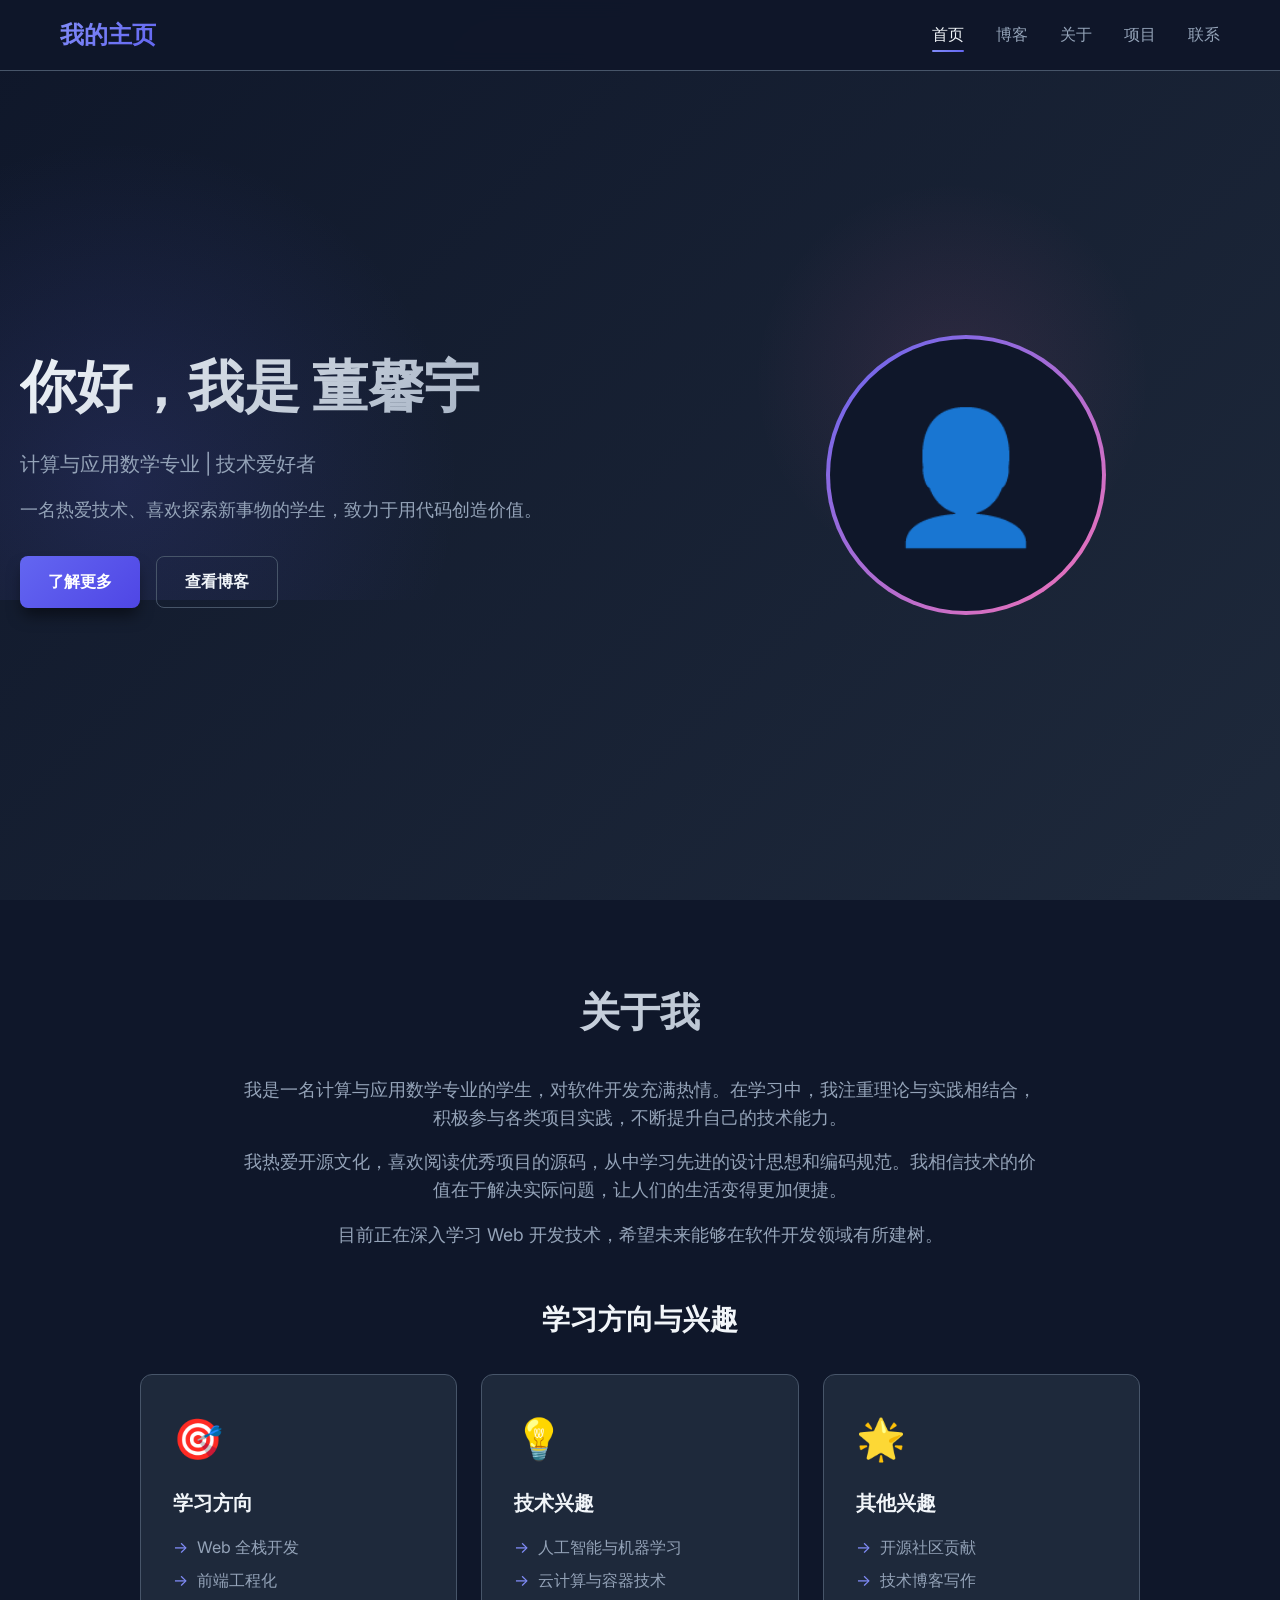
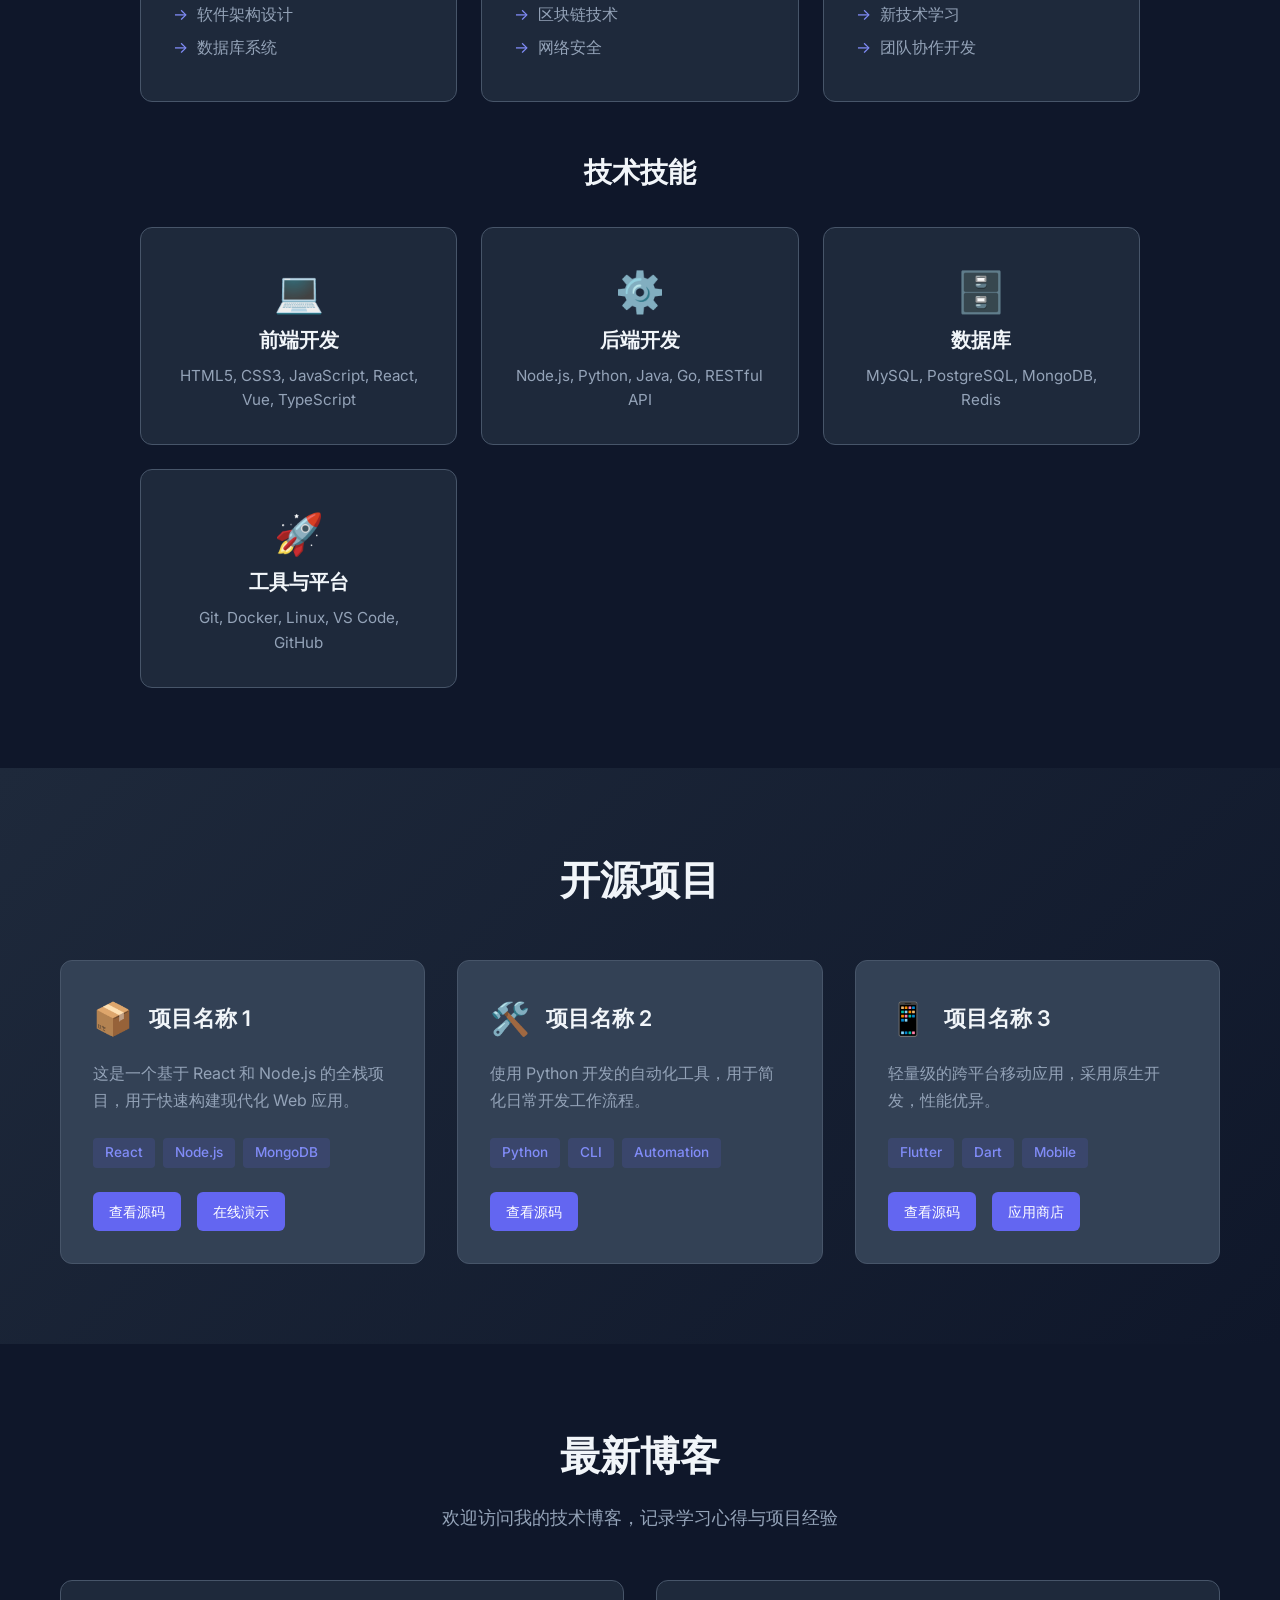
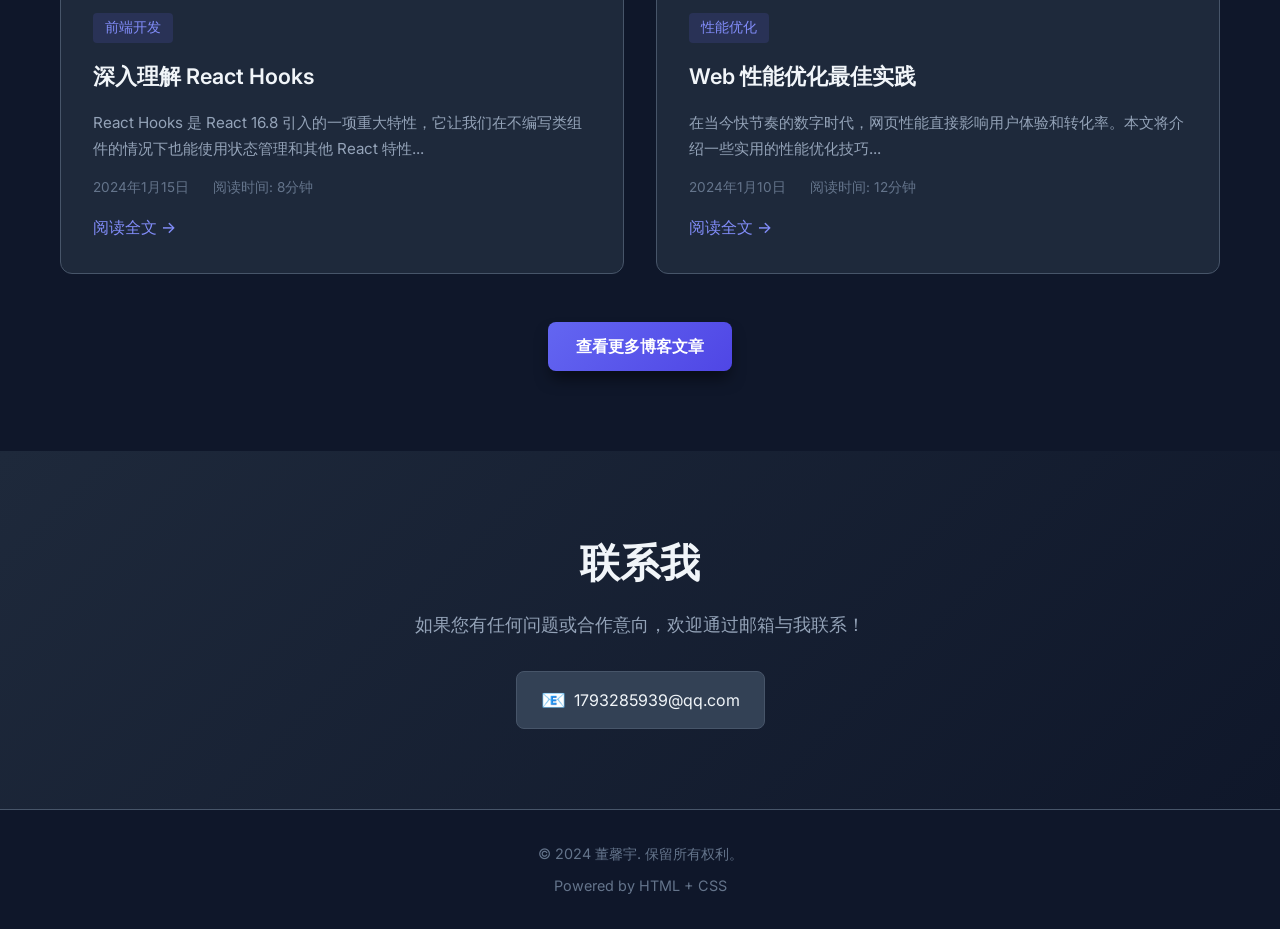
<file: index.html>
<!DOCTYPE html>
<html lang="zh-CN">
<head>
    <meta charset="UTF-8">
    <meta name="viewport" content="width=device-width, initial-scale=1.0">
    <title>董馨宇的个人主页</title>
    <link rel="stylesheet" href="style.css">
    <link href="https://fonts.googleapis.com/css2?family=Inter:wght@300;400;500;600;700&display=swap" rel="stylesheet">
</head>
<body>
    <nav class="navbar">
        <div class="nav-container">
            <div class="nav-logo">
                <a href="index.html">我的主页</a>
            </div>
            <ul class="nav-links">
                <li><a href="index.html" class="active">首页</a></li>
                <li><a href="blog.html">博客</a></li>
                <li><a href="#about">关于</a></li>
                <li><a href="#projects">项目</a></li>
                <li><a href="#contact">联系</a></li>
            </ul>
            <div class="hamburger">
                <span></span>
                <span></span>
                <span></span>
            </div>
        </div>
    </nav>

    <header class="hero">
        <div class="hero-content">
            <h1>你好，我是 董馨宇</h1>
            <p class="hero-subtitle">计算与应用数学专业 | 技术爱好者</p>
            <p class="hero-description">一名热爱技术、喜欢探索新事物的学生，致力于用代码创造价值。</p>
            <div class="hero-buttons">
                <a href="#about" class="btn btn-primary">了解更多</a>
                <a href="blog.html" class="btn btn-secondary">查看博客</a>
            </div>
        </div>
        <div class="hero-image">
            <div class="avatar">
                <div class="avatar-inner">
                    <span class="avatar-icon">👤</span>
                </div>
            </div>
        </div>
    </header>

    <section id="about" class="about">
        <div class="container">
            <h2>关于我</h2>
            <div class="about-content">
                <p>我是一名计算与应用数学专业的学生，对软件开发充满热情。在学习中，我注重理论与实践相结合，积极参与各类项目实践，不断提升自己的技术能力。</p>
                <p>我热爱开源文化，喜欢阅读优秀项目的源码，从中学习先进的设计思想和编码规范。我相信技术的价值在于解决实际问题，让人们的生活变得更加便捷。</p>
                <p>目前正在深入学习 Web 开发技术，希望未来能够在软件开发领域有所建树。</p>
            </div>
            
            <div class="interests">
                <h3>学习方向与兴趣</h3>
                <div class="interests-grid">
                    <div class="interest-card">
                        <span class="interest-icon">🎯</span>
                        <h4>学习方向</h4>
                        <ul class="interest-list">
                            <li>Web 全栈开发</li>
                            <li>前端工程化</li>
                            <li>软件架构设计</li>
                            <li>数据库系统</li>
                        </ul>
                    </div>
                    <div class="interest-card">
                        <span class="interest-icon">💡</span>
                        <h4>技术兴趣</h4>
                        <ul class="interest-list">
                            <li>人工智能与机器学习</li>
                            <li>云计算与容器技术</li>
                            <li>区块链技术</li>
                            <li>网络安全</li>
                        </ul>
                    </div>
                    <div class="interest-card">
                        <span class="interest-icon">🌟</span>
                        <h4>其他兴趣</h4>
                        <ul class="interest-list">
                            <li>开源社区贡献</li>
                            <li>技术博客写作</li>
                            <li>新技术学习</li>
                            <li>团队协作开发</li>
                        </ul>
                    </div>
                </div>
            </div>

            <div class="skills">
                <h3>技术技能</h3>
                <div class="skills-grid">
                    <div class="skill-card">
                        <span class="skill-icon">💻</span>
                        <h4>前端开发</h4>
                        <p>HTML5, CSS3, JavaScript, React, Vue, TypeScript</p>
                    </div>
                    <div class="skill-card">
                        <span class="skill-icon">⚙️</span>
                        <h4>后端开发</h4>
                        <p>Node.js, Python, Java, Go, RESTful API</p>
                    </div>
                    <div class="skill-card">
                        <span class="skill-icon">🗄️</span>
                        <h4>数据库</h4>
                        <p>MySQL, PostgreSQL, MongoDB, Redis</p>
                    </div>
                    <div class="skill-card">
                        <span class="skill-icon">🚀</span>
                        <h4>工具与平台</h4>
                        <p>Git, Docker, Linux, VS Code, GitHub</p>
                    </div>
                </div>
            </div>
        </div>
    </section>

    <section id="projects" class="projects">
        <div class="container">
            <h2>开源项目</h2>
            <div class="projects-grid">
                <div class="project-card">
                    <div class="project-header">
                        <span class="project-icon">📦</span>
                        <h3>项目名称 1</h3>
                    </div>
                    <p class="project-description">这是一个基于 React 和 Node.js 的全栈项目，用于快速构建现代化 Web 应用。</p>
                    <div class="project-tags">
                        <span class="tag">React</span>
                        <span class="tag">Node.js</span>
                        <span class="tag">MongoDB</span>
                    </div>
                    <div class="project-links">
                        <a href="#" class="project-link">查看源码</a>
                        <a href="#" class="project-link">在线演示</a>
                    </div>
                </div>

                <div class="project-card">
                    <div class="project-header">
                        <span class="project-icon">🛠️</span>
                        <h3>项目名称 2</h3>
                    </div>
                    <p class="project-description">使用 Python 开发的自动化工具，用于简化日常开发工作流程。</p>
                    <div class="project-tags">
                        <span class="tag">Python</span>
                        <span class="tag">CLI</span>
                        <span class="tag">Automation</span>
                    </div>
                    <div class="project-links">
                        <a href="#" class="project-link">查看源码</a>
                    </div>
                </div>

                <div class="project-card">
                    <div class="project-header">
                        <span class="project-icon">📱</span>
                        <h3>项目名称 3</h3>
                    </div>
                    <p class="project-description">轻量级的跨平台移动应用，采用原生开发，性能优异。</p>
                    <div class="project-tags">
                        <span class="tag">Flutter</span>
                        <span class="tag">Dart</span>
                        <span class="tag">Mobile</span>
                    </div>
                    <div class="project-links">
                        <a href="#" class="project-link">查看源码</a>
                        <a href="#" class="project-link">应用商店</a>
                    </div>
                </div>
            </div>
        </div>
    </section>

    <section class="blog-preview">
        <div class="container">
            <h2>最新博客</h2>
            <p class="blog-preview-intro">欢迎访问我的技术博客，记录学习心得与项目经验</p>
            <div class="blog-preview-grid">
                <article class="blog-preview-card">
                    <span class="post-category">前端开发</span>
                    <h3><a href="blog.html">深入理解 React Hooks</a></h3>
                    <p class="post-excerpt">React Hooks 是 React 16.8 引入的一项重大特性，它让我们在不编写类组件的情况下也能使用状态管理和其他 React 特性...</p>
                    <div class="post-meta">
                        <span>2024年1月15日</span>
                        <span>阅读时间: 8分钟</span>
                    </div>
                    <a href="blog.html" class="read-more">阅读全文 →</a>
                </article>

                <article class="blog-preview-card">
                    <span class="post-category">性能优化</span>
                    <h3><a href="blog.html">Web 性能优化最佳实践</a></h3>
                    <p class="post-excerpt">在当今快节奏的数字时代，网页性能直接影响用户体验和转化率。本文将介绍一些实用的性能优化技巧...</p>
                    <div class="post-meta">
                        <span>2024年1月10日</span>
                        <span>阅读时间: 12分钟</span>
                    </div>
                    <a href="blog.html" class="read-more">阅读全文 →</a>
                </article>
            </div>
            <div class="blog-cta">
                <a href="blog.html" class="btn btn-primary">查看更多博客文章</a>
            </div>
        </div>
    </section>

    <section id="contact" class="contact">
        <div class="container">
            <h2>联系我</h2>
            <p class="contact-intro">如果您有任何问题或合作意向，欢迎通过邮箱与我联系！</p>
            <div class="contact-links">
                <a href="mailto:1793285939@qq.com" class="contact-link">
                    <span class="contact-icon">📧</span>
                    <span>1793285939@qq.com</span>
                </a>
            </div>
        </div>
    </section>

    <footer class="footer">
        <p>&copy; 2024 董馨宇. 保留所有权利。</p>
        <p class="footer-note">Powered by HTML + CSS</p>
    </footer>

    <script>
        const hamburger = document.querySelector('.hamburger');
        const navLinks = document.querySelector('.nav-links');

        hamburger.addEventListener('click', () => {
            navLinks.classList.toggle('active');
            hamburger.classList.toggle('active');
        });

        document.querySelectorAll('.nav-links a').forEach(link => {
            link.addEventListener('click', () => {
                navLinks.classList.remove('active');
                hamburger.classList.remove('active');
            });
        });
    </script>
</body>
</html>
</file>
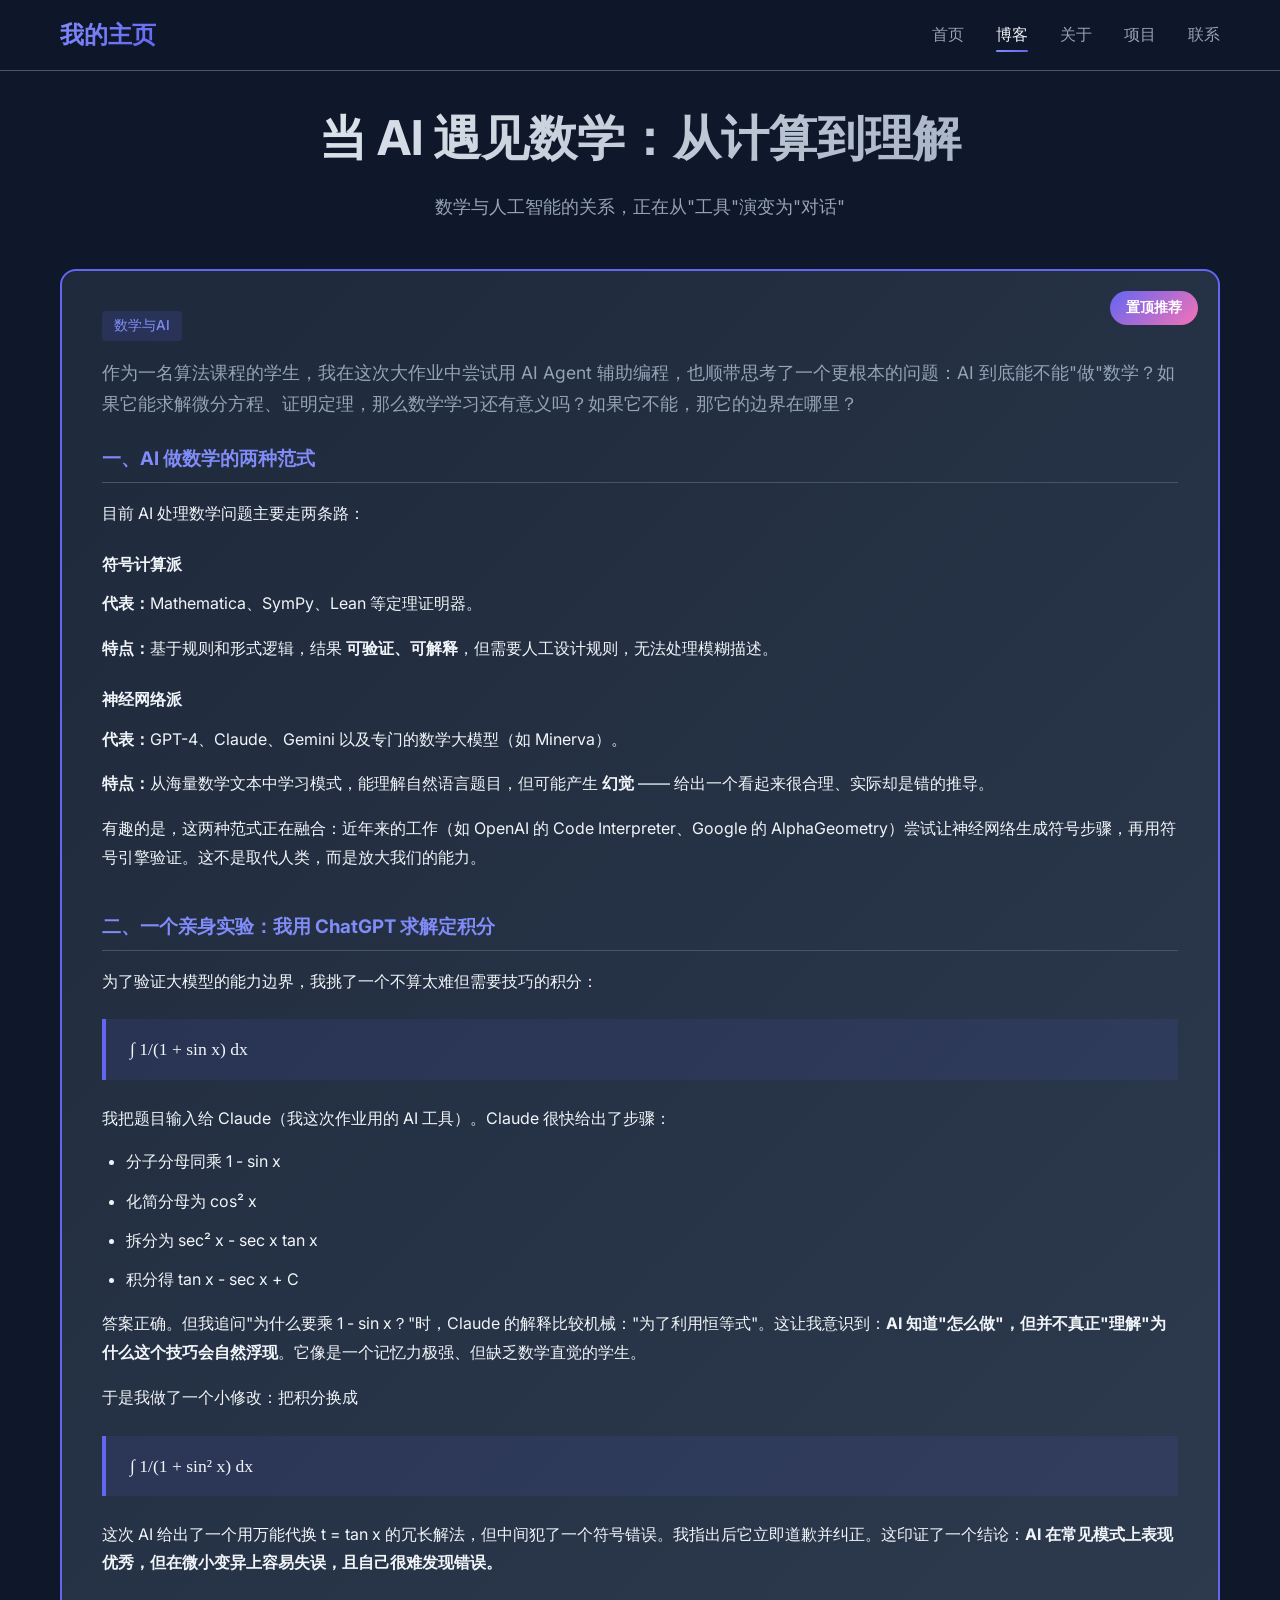
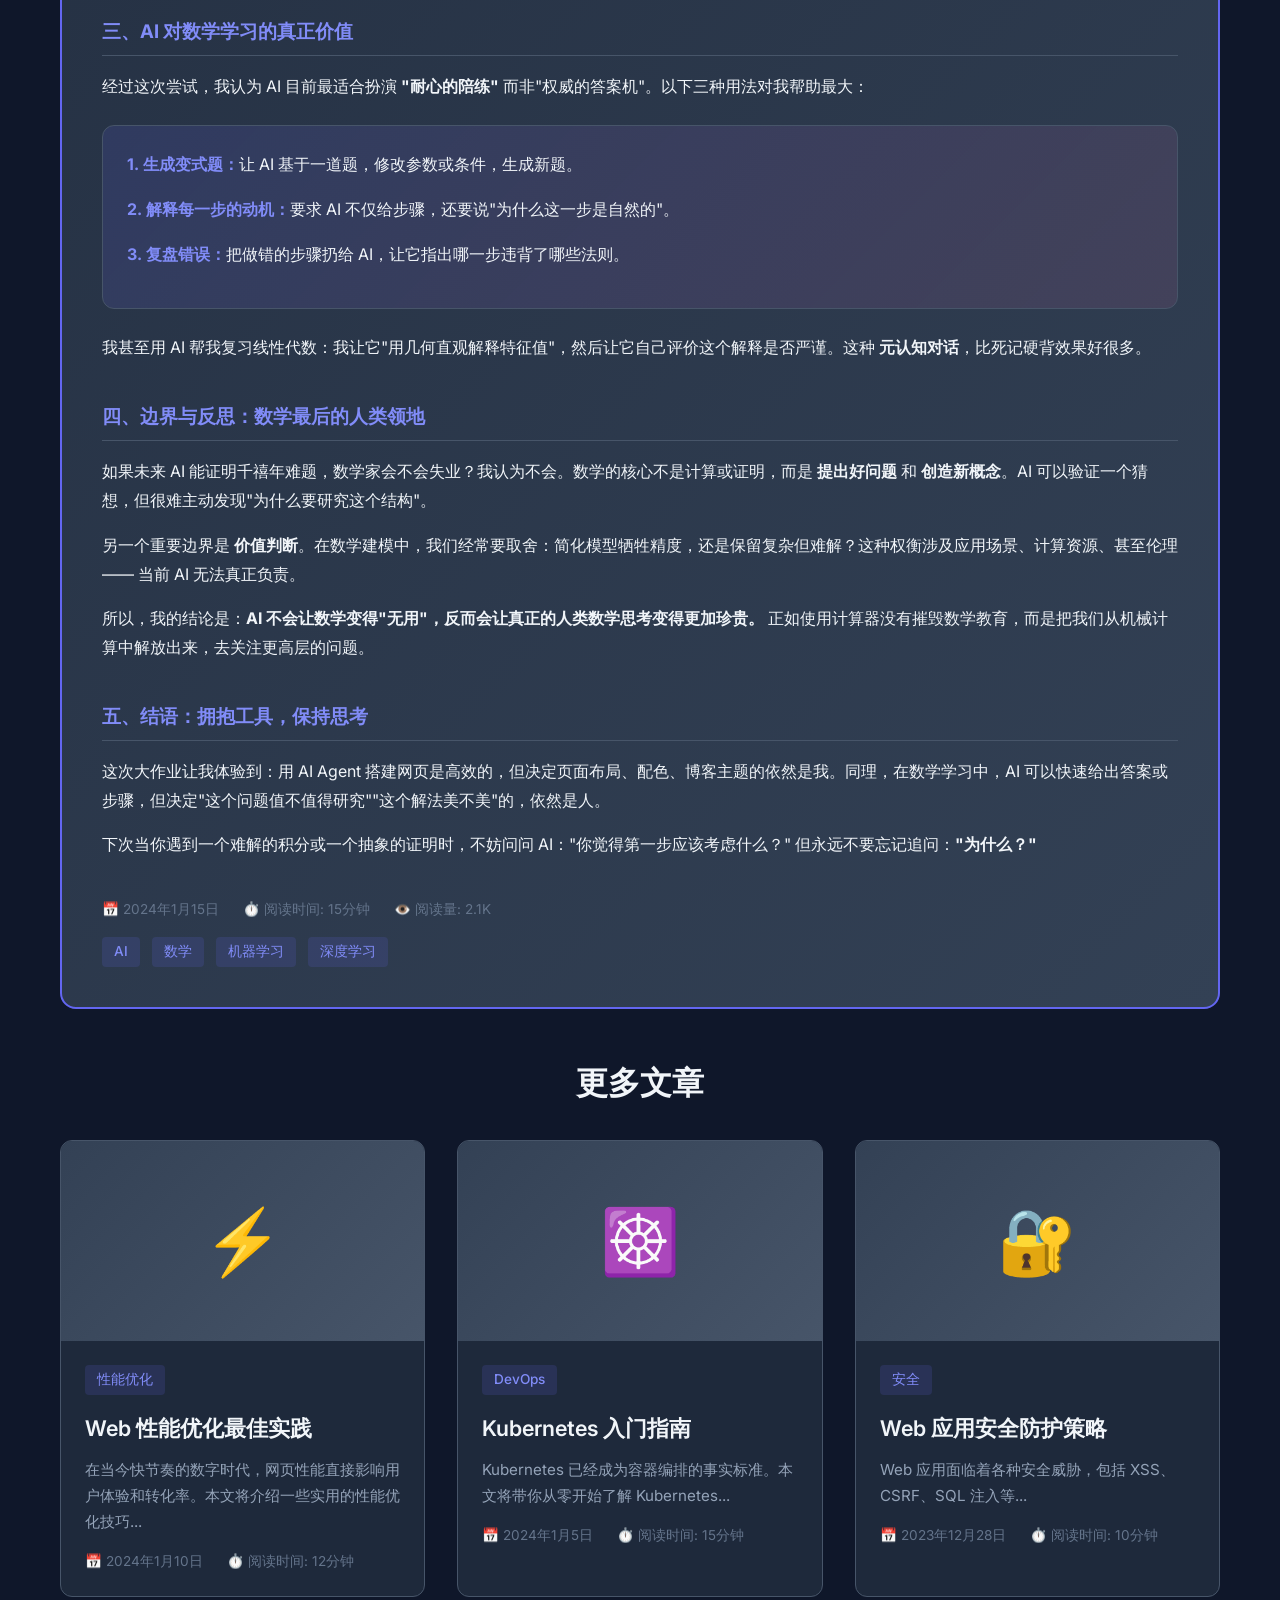
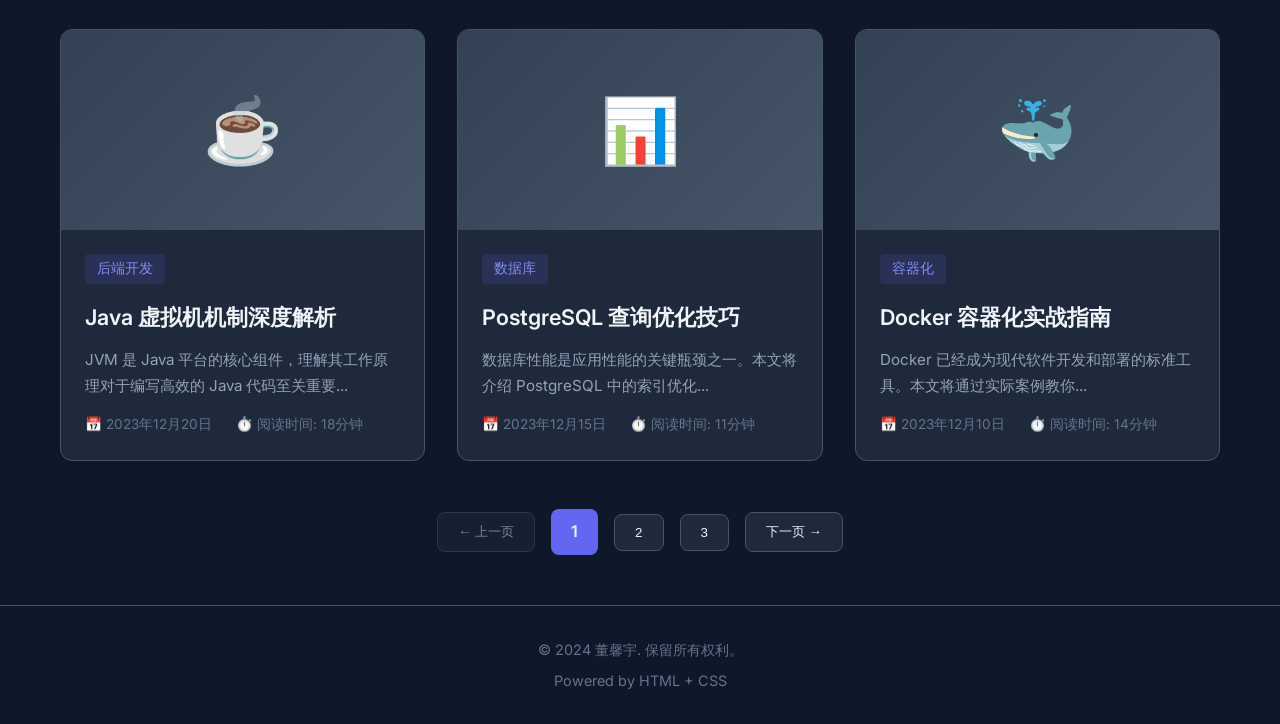
<file: blog.html>
<!DOCTYPE html>
<html lang="zh-CN">
<head>
    <meta charset="UTF-8">
    <meta name="viewport" content="width=device-width, initial-scale=1.0">
    <title>董馨宇的博客 - 当 AI 遇见数学</title>
    <link rel="stylesheet" href="style.css">
    <link href="https://fonts.googleapis.com/css2?family=Inter:wght@300;400;500;600;700&display=swap" rel="stylesheet">
    <style>
        .math-block {
            background: rgba(99, 102, 241, 0.1);
            border-left: 4px solid var(--primary-color);
            padding: 1rem 1.5rem;
            margin: 1.5rem 0;
            font-family: 'Times New Roman', serif;
            font-size: 1.1rem;
            overflow-x: auto;
        }
        
        .math-inline {
            font-family: 'Times New Roman', serif;
            font-style: italic;
        }
        
        .blog-section {
            margin-bottom: 2.5rem;
        }
        
        .blog-section h3 {
            color: var(--primary-light);
            margin-bottom: 1rem;
            padding-bottom: 0.5rem;
            border-bottom: 1px solid var(--border-color);
        }
        
        .blog-section p {
            margin-bottom: 1rem;
            line-height: 1.8;
        }
        
        .blog-section ul {
            padding-left: 1.5rem;
            margin-bottom: 1rem;
        }
        
        .blog-section li {
            margin-bottom: 0.75rem;
            line-height: 1.7;
        }
        
        .highlight-box {
            background: linear-gradient(135deg, rgba(99, 102, 241, 0.15), rgba(244, 114, 182, 0.1));
            border-radius: 12px;
            padding: 1.5rem;
            margin: 1.5rem 0;
            border: 1px solid var(--border-color);
        }
        
        .highlight-box strong {
            color: var(--primary-light);
        }
    </style>
</head>
<body>
    <nav class="navbar">
        <div class="nav-container">
            <div class="nav-logo">
                <a href="index.html">我的主页</a>
            </div>
            <ul class="nav-links">
                <li><a href="index.html">首页</a></li>
                <li><a href="blog.html" class="active">博客</a></li>
                <li><a href="index.html#about">关于</a></li>
                <li><a href="index.html#projects">项目</a></li>
                <li><a href="index.html#contact">联系</a></li>
            </ul>
            <div class="hamburger">
                <span></span>
                <span></span>
                <span></span>
            </div>
        </div>
    </nav>

    <main class="blog-container">
        <header class="blog-header">
            <h1>当 AI 遇见数学：从计算到理解</h1>
            <p>数学与人工智能的关系，正在从"工具"演变为"对话"</p>
        </header>

        <article class="featured-post">
            <div class="featured-badge">置顶推荐</div>
            <div class="featured-content">
                <span class="post-category">数学与AI</span>
                <p class="featured-excerpt">
                    作为一名算法课程的学生，我在这次大作业中尝试用 AI Agent 辅助编程，也顺带思考了一个更根本的问题：AI 到底能不能"做"数学？如果它能求解微分方程、证明定理，那么数学学习还有意义吗？如果它不能，那它的边界在哪里？
                </p>
                
                <div class="blog-section">
                    <h3>一、AI 做数学的两种范式</h3>
                    <p>目前 AI 处理数学问题主要走两条路：</p>
                    
                    <h4 style="margin-top: 1.5rem; margin-bottom: 0.75rem; color: var(--text-primary);">符号计算派</h4>
                    <p><strong>代表：</strong>Mathematica、SymPy、Lean 等定理证明器。</p>
                    <p><strong>特点：</strong>基于规则和形式逻辑，结果 <strong>可验证、可解释</strong>，但需要人工设计规则，无法处理模糊描述。</p>
                    
                    <h4 style="margin-top: 1.5rem; margin-bottom: 0.75rem; color: var(--text-primary);">神经网络派</h4>
                    <p><strong>代表：</strong>GPT-4、Claude、Gemini 以及专门的数学大模型（如 Minerva）。</p>
                    <p><strong>特点：</strong>从海量数学文本中学习模式，能理解自然语言题目，但可能产生 <strong>幻觉</strong> —— 给出一个看起来很合理、实际却是错的推导。</p>
                    
                    <p>有趣的是，这两种范式正在融合：近年来的工作（如 OpenAI 的 Code Interpreter、Google 的 AlphaGeometry）尝试让神经网络生成符号步骤，再用符号引擎验证。这不是取代人类，而是放大我们的能力。</p>
                </div>

                <div class="blog-section">
                    <h3>二、一个亲身实验：我用 ChatGPT 求解定积分</h3>
                    <p>为了验证大模型的能力边界，我挑了一个不算太难但需要技巧的积分：</p>
                    <div class="math-block">∫ 1/(1 + sin x) dx</div>
                    
                    <p>我把题目输入给 Claude（我这次作业用的 AI 工具）。Claude 很快给出了步骤：</p>
                    <ul>
                        <li>分子分母同乘 1 - sin x</li>
                        <li>化简分母为 cos² x</li>
                        <li>拆分为 sec² x - sec x tan x</li>
                        <li>积分得 tan x - sec x + C</li>
                    </ul>
                    
                    <p>答案正确。但我追问"为什么要乘 1 - sin x？"时，Claude 的解释比较机械："为了利用恒等式"。这让我意识到：<strong>AI 知道"怎么做"，但并不真正"理解"为什么这个技巧会自然浮现</strong>。它像是一个记忆力极强、但缺乏数学直觉的学生。</p>
                    
                    <p>于是我做了一个小修改：把积分换成</p>
                    <div class="math-block">∫ 1/(1 + sin² x) dx</div>
                    
                    <p>这次 AI 给出了一个用万能代换 t = tan x 的冗长解法，但中间犯了一个符号错误。我指出后它立即道歉并纠正。这印证了一个结论：<strong>AI 在常见模式上表现优秀，但在微小变异上容易失误，且自己很难发现错误。</strong></p>
                </div>

                <div class="blog-section">
                    <h3>三、AI 对数学学习的真正价值</h3>
                    <p>经过这次尝试，我认为 AI 目前最适合扮演 <strong>"耐心的陪练"</strong> 而非"权威的答案机"。以下三种用法对我帮助最大：</p>
                    
                    <div class="highlight-box">
                        <p><strong>1. 生成变式题：</strong>让 AI 基于一道题，修改参数或条件，生成新题。</p>
                        <p><strong>2. 解释每一步的动机：</strong>要求 AI 不仅给步骤，还要说"为什么这一步是自然的"。</p>
                        <p><strong>3. 复盘错误：</strong>把做错的步骤扔给 AI，让它指出哪一步违背了哪些法则。</p>
                    </div>
                    
                    <p>我甚至用 AI 帮我复习线性代数：我让它"用几何直观解释特征值"，然后让它自己评价这个解释是否严谨。这种 <strong>元认知对话</strong>，比死记硬背效果好很多。</p>
                </div>

                <div class="blog-section">
                    <h3>四、边界与反思：数学最后的人类领地</h3>
                    <p>如果未来 AI 能证明千禧年难题，数学家会不会失业？我认为不会。数学的核心不是计算或证明，而是 <strong>提出好问题</strong> 和 <strong>创造新概念</strong>。AI 可以验证一个猜想，但很难主动发现"为什么要研究这个结构"。</p>
                    
                    <p>另一个重要边界是 <strong>价值判断</strong>。在数学建模中，我们经常要取舍：简化模型牺牲精度，还是保留复杂但难解？这种权衡涉及应用场景、计算资源、甚至伦理 —— 当前 AI 无法真正负责。</p>
                    
                    <p>所以，我的结论是：<strong>AI 不会让数学变得"无用"，反而会让真正的人类数学思考变得更加珍贵。</strong> 正如使用计算器没有摧毁数学教育，而是把我们从机械计算中解放出来，去关注更高层的问题。</p>
                </div>

                <div class="blog-section">
                    <h3>五、结语：拥抱工具，保持思考</h3>
                    <p>这次大作业让我体验到：用 AI Agent 搭建网页是高效的，但决定页面布局、配色、博客主题的依然是我。同理，在数学学习中，AI 可以快速给出答案或步骤，但决定"这个问题值不值得研究""这个解法美不美"的，依然是人。</p>
                    
                    <p>下次当你遇到一个难解的积分或一个抽象的证明时，不妨问问 AI："你觉得第一步应该考虑什么？" 但永远不要忘记追问：<strong>"为什么？"</strong></p>
                </div>

                <div class="post-meta">
                    <span>📅 2024年1月15日</span>
                    <span>⏱️ 阅读时间: 15分钟</span>
                    <span>👁️ 阅读量: 2.1K</span>
                </div>
                <div class="post-tags">
                    <span class="tag">AI</span>
                    <span class="tag">数学</span>
                    <span class="tag">机器学习</span>
                    <span class="tag">深度学习</span>
                </div>
            </div>
        </article>

        <h2 class="section-title">更多文章</h2>

        <div class="blog-posts">
            <article class="blog-post">
                <div class="post-image">
                    <div class="placeholder-image">
                        <span class="image-icon">⚡</span>
                    </div>
                </div>
                <div class="post-content">
                    <span class="post-category">性能优化</span>
                    <h2><a href="#">Web 性能优化最佳实践</a></h2>
                    <p class="post-excerpt">在当今快节奏的数字时代，网页性能直接影响用户体验和转化率。本文将介绍一些实用的性能优化技巧...</p>
                    <div class="post-meta">
                        <span>📅 2024年1月10日</span>
                        <span>⏱️ 阅读时间: 12分钟</span>
                    </div>
                </div>
            </article>

            <article class="blog-post">
                <div class="post-image">
                    <div class="placeholder-image">
                        <span class="image-icon">☸️</span>
                    </div>
                </div>
                <div class="post-content">
                    <span class="post-category">DevOps</span>
                    <h2><a href="#">Kubernetes 入门指南</a></h2>
                    <p class="post-excerpt">Kubernetes 已经成为容器编排的事实标准。本文将带你从零开始了解 Kubernetes...</p>
                    <div class="post-meta">
                        <span>📅 2024年1月5日</span>
                        <span>⏱️ 阅读时间: 15分钟</span>
                    </div>
                </div>
            </article>

            <article class="blog-post">
                <div class="post-image">
                    <div class="placeholder-image">
                        <span class="image-icon">🔐</span>
                    </div>
                </div>
                <div class="post-content">
                    <span class="post-category">安全</span>
                    <h2><a href="#">Web 应用安全防护策略</a></h2>
                    <p class="post-excerpt">Web 应用面临着各种安全威胁，包括 XSS、CSRF、SQL 注入等...</p>
                    <div class="post-meta">
                        <span>📅 2023年12月28日</span>
                        <span>⏱️ 阅读时间: 10分钟</span>
                    </div>
                </div>
            </article>

            <article class="blog-post">
                <div class="post-image">
                    <div class="placeholder-image">
                        <span class="image-icon">☕</span>
                    </div>
                </div>
                <div class="post-content">
                    <span class="post-category">后端开发</span>
                    <h2><a href="#">Java 虚拟机机制深度解析</a></h2>
                    <p class="post-excerpt">JVM 是 Java 平台的核心组件，理解其工作原理对于编写高效的 Java 代码至关重要...</p>
                    <div class="post-meta">
                        <span>📅 2023年12月20日</span>
                        <span>⏱️ 阅读时间: 18分钟</span>
                    </div>
                </div>
            </article>

            <article class="blog-post">
                <div class="post-image">
                    <div class="placeholder-image">
                        <span class="image-icon">📊</span>
                    </div>
                </div>
                <div class="post-content">
                    <span class="post-category">数据库</span>
                    <h2><a href="#">PostgreSQL 查询优化技巧</a></h2>
                    <p class="post-excerpt">数据库性能是应用性能的关键瓶颈之一。本文将介绍 PostgreSQL 中的索引优化...</p>
                    <div class="post-meta">
                        <span>📅 2023年12月15日</span>
                        <span>⏱️ 阅读时间: 11分钟</span>
                    </div>
                </div>
            </article>

            <article class="blog-post">
                <div class="post-image">
                    <div class="placeholder-image">
                        <span class="image-icon">🐳</span>
                    </div>
                </div>
                <div class="post-content">
                    <span class="post-category">容器化</span>
                    <h2><a href="#">Docker 容器化实战指南</a></h2>
                    <p class="post-excerpt">Docker 已经成为现代软件开发和部署的标准工具。本文将通过实际案例教你...</p>
                    <div class="post-meta">
                        <span>📅 2023年12月10日</span>
                        <span>⏱️ 阅读时间: 14分钟</span>
                    </div>
                </div>
            </article>
        </div>

        <div class="pagination">
            <button class="pagination-btn" disabled>← 上一页</button>
            <span class="pagination-current">1</span>
            <button class="pagination-btn">2</button>
            <button class="pagination-btn">3</button>
            <button class="pagination-btn">下一页 →</button>
        </div>
    </main>

    <footer class="footer">
        <p>&copy; 2024 董馨宇. 保留所有权利。</p>
        <p class="footer-note">Powered by HTML + CSS</p>
    </footer>

    <script>
        const hamburger = document.querySelector('.hamburger');
        const navLinks = document.querySelector('.nav-links');

        hamburger.addEventListener('click', () => {
            navLinks.classList.toggle('active');
            hamburger.classList.toggle('active');
        });

        document.querySelectorAll('.nav-links a').forEach(link => {
            link.addEventListener('click', () => {
                navLinks.classList.remove('active');
                hamburger.classList.remove('active');
            });
        });
    </script>
</body>
</html>
</file>
<file: style.css>
:root {
    --primary-color: #6366f1;
    --primary-dark: #4f46e5;
    --primary-light: #818cf8;
    --secondary-color: #f472b6;
    --accent-color: #06b6d4;
    --bg-dark: #0f172a;
    --bg-light: #1e293b;
    --bg-card: #334155;
    --text-primary: #f1f5f9;
    --text-secondary: #94a3b8;
    --text-muted: #64748b;
    --border-color: #475569;
    --shadow-sm: 0 1px 2px 0 rgba(0, 0, 0, 0.3);
    --shadow-md: 0 4px 6px -1px rgba(0, 0, 0, 0.4);
    --shadow-lg: 0 10px 15px -3px rgba(0, 0, 0, 0.5);
    --shadow-xl: 0 20px 25px -5px rgba(0, 0, 0, 0.5);
}

* {
    margin: 0;
    padding: 0;
    box-sizing: border-box;
}

html {
    scroll-behavior: smooth;
}

body {
    font-family: 'Inter', -apple-system, BlinkMacSystemFont, 'Segoe UI', Roboto, sans-serif;
    background-color: var(--bg-dark);
    color: var(--text-primary);
    line-height: 1.6;
    min-height: 100vh;
}

.container {
    max-width: 1200px;
    margin: 0 auto;
    padding: 0 20px;
}

.navbar {
    position: fixed;
    top: 0;
    left: 0;
    right: 0;
    background: rgba(15, 23, 42, 0.95);
    backdrop-filter: blur(10px);
    z-index: 1000;
    border-bottom: 1px solid var(--border-color);
}

.nav-container {
    max-width: 1200px;
    margin: 0 auto;
    padding: 0 20px;
    display: flex;
    justify-content: space-between;
    align-items: center;
    height: 70px;
}

.nav-logo a {
    font-size: 1.5rem;
    font-weight: 700;
    color: var(--text-primary);
    text-decoration: none;
    background: linear-gradient(135deg, var(--primary-light), var(--primary-color));
    -webkit-background-clip: text;
    -webkit-text-fill-color: transparent;
    background-clip: text;
}

.nav-links {
    display: flex;
    list-style: none;
    gap: 2rem;
}

.nav-links a {
    color: var(--text-secondary);
    text-decoration: none;
    font-weight: 500;
    transition: all 0.3s ease;
    position: relative;
}

.nav-links a:hover,
.nav-links a.active {
    color: var(--text-primary);
}

.nav-links a.active::after {
    content: '';
    position: absolute;
    bottom: -8px;
    left: 0;
    width: 100%;
    height: 2px;
    background: linear-gradient(90deg, var(--primary-light), var(--primary-color));
    border-radius: 1px;
}

.hamburger {
    display: none;
    flex-direction: column;
    gap: 5px;
    cursor: pointer;
}

.hamburger span {
    width: 25px;
    height: 2px;
    background: var(--text-primary);
    border-radius: 1px;
    transition: all 0.3s ease;
}

.hamburger.active span:nth-child(1) {
    transform: rotate(-45deg) translate(-5px, 6px);
}

.hamburger.active span:nth-child(2) {
    opacity: 0;
}

.hamburger.active span:nth-child(3) {
    transform: rotate(45deg) translate(-5px, -6px);
}

.hero {
    min-height: 100vh;
    display: flex;
    align-items: center;
    justify-content: center;
    padding: 100px 20px 50px;
    gap: 4rem;
    background: linear-gradient(135deg, var(--bg-dark) 0%, var(--bg-light) 100%);
    position: relative;
    overflow: hidden;
}

.hero::before {
    content: '';
    position: absolute;
    top: 0;
    left: 0;
    right: 0;
    bottom: 0;
    background: radial-gradient(circle at 20% 80%, rgba(99, 102, 241, 0.15) 0%, transparent 50%);
    background-size: 600px 600px;
    background-repeat: no-repeat;
}

.hero::after {
    content: '';
    position: absolute;
    top: 20%;
    right: 10%;
    width: 400px;
    height: 400px;
    background: radial-gradient(circle, rgba(244, 114, 182, 0.1) 0%, transparent 70%);
}

.hero-content {
    flex: 1;
    max-width: 600px;
    position: relative;
    z-index: 1;
}

.hero-content h1 {
    font-size: 3.5rem;
    font-weight: 700;
    margin-bottom: 1rem;
    background: linear-gradient(135deg, var(--text-primary), var(--text-secondary));
    -webkit-background-clip: text;
    -webkit-text-fill-color: transparent;
    background-clip: text;
    animation: fadeInUp 0.6s ease-out;
}

.hero-subtitle {
    font-size: 1.25rem;
    color: var(--text-secondary);
    margin-bottom: 1rem;
    animation: fadeInUp 0.6s ease-out 0.2s both;
}

.hero-description {
    font-size: 1.1rem;
    color: var(--text-secondary);
    margin-bottom: 2rem;
    animation: fadeInUp 0.6s ease-out 0.3s both;
}

.hero-buttons {
    display: flex;
    gap: 1rem;
    animation: fadeInUp 0.6s ease-out 0.4s both;
}

.btn {
    padding: 12px 28px;
    border-radius: 8px;
    font-weight: 600;
    text-decoration: none;
    transition: all 0.3s ease;
    display: inline-flex;
    align-items: center;
    gap: 8px;
}

.btn-primary {
    background: linear-gradient(135deg, var(--primary-color), var(--primary-dark));
    color: white;
    box-shadow: var(--shadow-lg);
}

.btn-primary:hover {
    transform: translateY(-2px);
    box-shadow: var(--shadow-xl);
}

.btn-secondary {
    background: transparent;
    color: var(--text-primary);
    border: 1px solid var(--border-color);
}

.btn-secondary:hover {
    background: var(--bg-card);
    border-color: var(--primary-color);
}

.hero-image {
    flex: 1;
    display: flex;
    justify-content: center;
    align-items: center;
    position: relative;
    z-index: 1;
}

.avatar {
    width: 280px;
    height: 280px;
    border-radius: 50%;
    background: linear-gradient(135deg, var(--primary-color), var(--secondary-color));
    padding: 4px;
    animation: fadeInUp 0.6s ease-out 0.6s both;
}

.avatar-inner {
    width: 100%;
    height: 100%;
    border-radius: 50%;
    background: var(--bg-dark);
    display: flex;
    align-items: center;
    justify-content: center;
}

.avatar-icon {
    font-size: 8rem;
}

@keyframes fadeInUp {
    from {
        opacity: 0;
        transform: translateY(30px);
    }
    to {
        opacity: 1;
        transform: translateY(0);
    }
}

.about {
    padding: 80px 20px;
    background: var(--bg-dark);
}

.about h2 {
    font-size: 2.5rem;
    font-weight: 700;
    text-align: center;
    margin-bottom: 2rem;
    background: linear-gradient(135deg, var(--text-primary), var(--text-secondary));
    -webkit-background-clip: text;
    -webkit-text-fill-color: transparent;
    background-clip: text;
}

.about-content {
    max-width: 800px;
    margin: 0 auto 3rem;
    text-align: center;
}

.about-content p {
    font-size: 1.1rem;
    color: var(--text-secondary);
    margin-bottom: 1rem;
}

.interests {
    margin-bottom: 3rem;
}

.interests h3 {
    font-size: 1.75rem;
    font-weight: 600;
    text-align: center;
    margin-bottom: 2rem;
    color: var(--text-primary);
}

.interests-grid {
    display: grid;
    grid-template-columns: repeat(auto-fit, minmax(280px, 1fr));
    gap: 1.5rem;
    max-width: 1000px;
    margin: 0 auto;
}

.interest-card {
    background: var(--bg-light);
    border-radius: 12px;
    padding: 2rem;
    border: 1px solid var(--border-color);
    transition: all 0.3s ease;
}

.interest-card:hover {
    transform: translateY(-4px);
    border-color: var(--primary-color);
    box-shadow: var(--shadow-lg);
}

.interest-icon {
    font-size: 2.5rem;
    margin-bottom: 1rem;
    display: block;
}

.interest-card h4 {
    font-size: 1.25rem;
    font-weight: 600;
    margin-bottom: 1rem;
    color: var(--text-primary);
}

.interest-list {
    list-style: none;
    color: var(--text-secondary);
}

.interest-list li {
    margin-bottom: 0.5rem;
    padding-left: 1.5rem;
    position: relative;
}

.interest-list li::before {
    content: '→';
    position: absolute;
    left: 0;
    color: var(--primary-light);
}

.skills h3 {
    font-size: 1.75rem;
    font-weight: 600;
    text-align: center;
    margin-bottom: 2rem;
    color: var(--text-primary);
}

.skills-grid {
    display: grid;
    grid-template-columns: repeat(auto-fit, minmax(250px, 1fr));
    gap: 1.5rem;
    max-width: 1000px;
    margin: 0 auto;
}

.skill-card {
    background: var(--bg-light);
    border-radius: 12px;
    padding: 2rem;
    text-align: center;
    border: 1px solid var(--border-color);
    transition: all 0.3s ease;
}

.skill-card:hover {
    transform: translateY(-4px);
    border-color: var(--primary-color);
    box-shadow: var(--shadow-lg);
}

.skill-icon {
    font-size: 2.5rem;
    margin-bottom: 1rem;
}

.skill-card h4 {
    font-size: 1.25rem;
    font-weight: 600;
    margin-bottom: 0.5rem;
    color: var(--text-primary);
}

.skill-card p {
    color: var(--text-secondary);
    font-size: 0.95rem;
}

.projects {
    padding: 80px 20px;
    background: linear-gradient(135deg, var(--bg-light) 0%, var(--bg-dark) 100%);
}

.projects h2 {
    font-size: 2.5rem;
    font-weight: 700;
    text-align: center;
    margin-bottom: 3rem;
    color: var(--text-primary);
}

.projects-grid {
    display: grid;
    grid-template-columns: repeat(auto-fit, minmax(320px, 1fr));
    gap: 2rem;
    max-width: 1200px;
    margin: 0 auto;
}

.project-card {
    background: var(--bg-card);
    border-radius: 12px;
    padding: 2rem;
    border: 1px solid var(--border-color);
    transition: all 0.3s ease;
}

.project-card:hover {
    transform: translateY(-4px);
    box-shadow: var(--shadow-xl);
    border-color: var(--primary-color);
}

.project-header {
    display: flex;
    align-items: center;
    gap: 1rem;
    margin-bottom: 1rem;
}

.project-icon {
    font-size: 2rem;
}

.project-header h3 {
    font-size: 1.35rem;
    font-weight: 600;
    color: var(--text-primary);
}

.project-description {
    color: var(--text-secondary);
    margin-bottom: 1.5rem;
    line-height: 1.7;
}

.project-tags {
    display: flex;
    flex-wrap: wrap;
    gap: 0.5rem;
    margin-bottom: 1.5rem;
}

.tag {
    padding: 4px 12px;
    background: rgba(99, 102, 241, 0.15);
    color: var(--primary-light);
    border-radius: 4px;
    font-size: 0.85rem;
    font-weight: 500;
}

.project-links {
    display: flex;
    gap: 1rem;
}

.project-link {
    padding: 8px 16px;
    background: var(--primary-color);
    color: white;
    border-radius: 6px;
    text-decoration: none;
    font-size: 0.9rem;
    font-weight: 500;
    transition: all 0.3s ease;
}

.project-link:hover {
    background: var(--primary-dark);
    transform: translateY(-2px);
}

.blog-preview {
    padding: 80px 20px;
    background: var(--bg-dark);
}

.blog-preview h2 {
    font-size: 2.5rem;
    font-weight: 700;
    text-align: center;
    margin-bottom: 1rem;
    color: var(--text-primary);
}

.blog-preview-intro {
    text-align: center;
    color: var(--text-secondary);
    margin-bottom: 3rem;
    font-size: 1.1rem;
}

.blog-preview-grid {
    display: grid;
    grid-template-columns: repeat(auto-fit, minmax(350px, 1fr));
    gap: 2rem;
    max-width: 1200px;
    margin: 0 auto;
}

.blog-preview-card {
    background: var(--bg-light);
    border-radius: 12px;
    padding: 2rem;
    border: 1px solid var(--border-color);
    transition: all 0.3s ease;
}

.blog-preview-card:hover {
    transform: translateY(-4px);
    box-shadow: var(--shadow-xl);
    border-color: var(--primary-color);
}

.blog-preview-card .post-category {
    display: inline-block;
    padding: 4px 12px;
    background: rgba(99, 102, 241, 0.15);
    color: var(--primary-light);
    border-radius: 4px;
    font-size: 0.85rem;
    font-weight: 500;
    margin-bottom: 1rem;
}

.blog-preview-card h3 {
    font-size: 1.35rem;
    font-weight: 600;
    margin-bottom: 1rem;
}

.blog-preview-card h3 a {
    color: var(--text-primary);
    text-decoration: none;
    transition: color 0.3s ease;
}

.blog-preview-card h3 a:hover {
    color: var(--primary-light);
}

.blog-preview-card .post-excerpt {
    color: var(--text-secondary);
    font-size: 0.95rem;
    line-height: 1.7;
    margin-bottom: 1rem;
    display: -webkit-box;
    -webkit-line-clamp: 3;
    -webkit-box-orient: vertical;
    overflow: hidden;
}

.blog-preview-card .post-meta {
    display: flex;
    gap: 1.5rem;
    color: var(--text-muted);
    font-size: 0.85rem;
    margin-bottom: 1rem;
}

.read-more {
    color: var(--primary-light);
    text-decoration: none;
    font-weight: 500;
    transition: all 0.3s ease;
    display: inline-block;
}

.read-more:hover {
    color: var(--primary-color);
    transform: translateX(4px);
}

.blog-cta {
    text-align: center;
    margin-top: 3rem;
}

.contact {
    padding: 80px 20px;
    background: linear-gradient(135deg, var(--bg-light) 0%, var(--bg-dark) 100%);
}

.contact h2 {
    font-size: 2.5rem;
    font-weight: 700;
    text-align: center;
    margin-bottom: 1rem;
    color: var(--text-primary);
}

.contact-intro {
    text-align: center;
    color: var(--text-secondary);
    margin-bottom: 2rem;
    font-size: 1.1rem;
}

.contact-links {
    display: flex;
    justify-content: center;
    gap: 2rem;
    flex-wrap: wrap;
}

.contact-link {
    display: flex;
    align-items: center;
    gap: 8px;
    padding: 12px 24px;
    background: var(--bg-card);
    border-radius: 8px;
    color: var(--text-primary);
    text-decoration: none;
    border: 1px solid var(--border-color);
    transition: all 0.3s ease;
}

.contact-link:hover {
    background: var(--primary-color);
    border-color: var(--primary-color);
    transform: translateY(-2px);
}

.contact-icon {
    font-size: 1.25rem;
}

.footer {
    background: var(--bg-dark);
    padding: 2rem;
    text-align: center;
    border-top: 1px solid var(--border-color);
}

.footer p {
    color: var(--text-muted);
    font-size: 0.9rem;
}

.footer-note {
    margin-top: 0.5rem;
    font-size: 0.8rem;
}

.blog-container {
    padding: 100px 20px 50px;
    max-width: 1200px;
    margin: 0 auto;
}

.blog-header {
    text-align: center;
    margin-bottom: 3rem;
}

.blog-header h1 {
    font-size: 3rem;
    font-weight: 700;
    margin-bottom: 1rem;
    background: linear-gradient(135deg, var(--text-primary), var(--text-secondary));
    -webkit-background-clip: text;
    -webkit-text-fill-color: transparent;
    background-clip: text;
}

.blog-header p {
    color: var(--text-secondary);
    font-size: 1.1rem;
}

.blog-posts {
    display: grid;
    grid-template-columns: repeat(auto-fit, minmax(350px, 1fr));
    gap: 2rem;
}

.blog-post {
    background: var(--bg-light);
    border-radius: 12px;
    overflow: hidden;
    border: 1px solid var(--border-color);
    transition: all 0.3s ease;
}

.blog-post:hover {
    transform: translateY(-4px);
    box-shadow: var(--shadow-xl);
    border-color: var(--primary-color);
}

.post-image {
    height: 200px;
    overflow: hidden;
}

.placeholder-image {
    width: 100%;
    height: 100%;
    background: linear-gradient(135deg, var(--bg-card), var(--border-color));
    display: flex;
    align-items: center;
    justify-content: center;
}

.image-icon {
    font-size: 4rem;
}

.post-content {
    padding: 1.5rem;
}

.post-category {
    display: inline-block;
    padding: 4px 12px;
    background: rgba(99, 102, 241, 0.15);
    color: var(--primary-light);
    border-radius: 4px;
    font-size: 0.85rem;
    font-weight: 500;
    margin-bottom: 1rem;
}

.post-content h2 {
    font-size: 1.35rem;
    font-weight: 600;
    margin-bottom: 0.75rem;
}

.post-content h2 a {
    color: var(--text-primary);
    text-decoration: none;
    transition: color 0.3s ease;
}

.post-content h2 a:hover {
    color: var(--primary-light);
}

.post-excerpt {
    color: var(--text-secondary);
    font-size: 0.95rem;
    line-height: 1.7;
    margin-bottom: 1rem;
    display: -webkit-box;
    -webkit-line-clamp: 3;
    -webkit-box-orient: vertical;
    overflow: hidden;
}

.post-meta {
    display: flex;
    gap: 1.5rem;
    color: var(--text-muted);
    font-size: 0.85rem;
}

.pagination {
    display: flex;
    justify-content: center;
    align-items: center;
    gap: 1rem;
    margin-top: 3rem;
}

.pagination-btn {
    padding: 10px 20px;
    background: var(--bg-light);
    border: 1px solid var(--border-color);
    border-radius: 8px;
    color: var(--text-primary);
    cursor: pointer;
    transition: all 0.3s ease;
}

.pagination-btn:hover:not(:disabled) {
    background: var(--primary-color);
    border-color: var(--primary-color);
}

.pagination-btn:disabled {
    opacity: 0.5;
    cursor: not-allowed;
}

.pagination-current {
    padding: 10px 20px;
    background: var(--primary-color);
    border-radius: 8px;
    font-weight: 600;
}

.featured-post {
    background: linear-gradient(135deg, var(--bg-light), var(--bg-card));
    border-radius: 16px;
    padding: 2.5rem;
    margin-bottom: 3rem;
    border: 2px solid var(--primary-color);
    position: relative;
    overflow: hidden;
}

.featured-badge {
    position: absolute;
    top: 20px;
    right: 20px;
    padding: 6px 16px;
    background: linear-gradient(135deg, var(--primary-color), var(--secondary-color));
    color: white;
    border-radius: 20px;
    font-size: 0.85rem;
    font-weight: 600;
}

.featured-content h2 {
    font-size: 2rem;
    font-weight: 700;
    margin-bottom: 1rem;
    color: var(--text-primary);
}

.featured-content h2 a {
    color: var(--text-primary);
    text-decoration: none;
    transition: color 0.3s ease;
}

.featured-content h2 a:hover {
    color: var(--primary-light);
}

.featured-excerpt {
    font-size: 1.1rem;
    color: var(--text-secondary);
    line-height: 1.8;
    margin-bottom: 1.5rem;
}

.featured-full-content {
    background: var(--bg-dark);
    border-radius: 12px;
    padding: 2rem;
    margin: 2rem 0;
    border: 1px solid var(--border-color);
}

.featured-full-content h3 {
    font-size: 1.5rem;
    font-weight: 600;
    margin-top: 2rem;
    margin-bottom: 1rem;
    color: var(--text-primary);
}

.featured-full-content h3:first-child {
    margin-top: 0;
}

.featured-full-content p {
    color: var(--text-secondary);
    line-height: 1.8;
    margin-bottom: 1rem;
}

.featured-full-content ul {
    color: var(--text-secondary);
    padding-left: 2rem;
    margin-bottom: 1rem;
}

.featured-full-content li {
    margin-bottom: 0.75rem;
}

.featured-full-content pre {
    background: var(--bg-card);
    border-radius: 8px;
    padding: 1rem;
    margin: 1rem 0;
    overflow-x: auto;
    border: 1px solid var(--border-color);
}

.featured-full-content code {
    font-family: 'Courier New', monospace;
    color: var(--primary-light);
    font-size: 0.9rem;
}

.post-tags {
    display: flex;
    flex-wrap: wrap;
    gap: 0.75rem;
    margin-top: 1rem;
}

.section-title {
    font-size: 2rem;
    font-weight: 700;
    text-align: center;
    margin: 3rem 0 2rem;
    color: var(--text-primary);
}

@media (max-width: 768px) {
    .nav-links {
        position: fixed;
        top: 70px;
        left: -100%;
        width: 100%;
        height: calc(100vh - 70px);
        background: var(--bg-dark);
        flex-direction: column;
        padding: 2rem;
        gap: 1.5rem;
        transition: left 0.3s ease;
    }

    .nav-links.active {
        left: 0;
    }

    .hamburger {
        display: flex;
    }

    .hero {
        flex-direction: column;
        text-align: center;
        gap: 2rem;
        padding: 100px 20px 50px;
    }

    .hero-content h1 {
        font-size: 2.25rem;
    }

    .hero-buttons {
        justify-content: center;
        flex-wrap: wrap;
    }

    .avatar {
        width: 200px;
        height: 200px;
    }

    .avatar-icon {
        font-size: 5rem;
    }

    .about h2,
    .contact h2,
    .blog-preview h2,
    .projects h2,
    .blog-header h1 {
        font-size: 2rem;
    }

    .interests-grid,
    .skills-grid {
        grid-template-columns: 1fr;
    }

    .blog-preview-grid,
    .blog-posts,
    .projects-grid {
        grid-template-columns: 1fr;
    }

    .contact-links {
        flex-direction: column;
        align-items: center;
    }

    .hero-description {
        font-size: 1rem;
    }
}

@media (max-width: 480px) {
    .hero-content h1 {
        font-size: 1.8rem;
    }

    .hero-subtitle {
        font-size: 1rem;
    }

    .btn {
        padding: 10px 20px;
        font-size: 0.9rem;
    }

    .about-content p,
    .project-description,
    .blog-preview-intro,
    .contact-intro {
        font-size: 1rem;
    }

    .interests-grid {
        gap: 1rem;
    }

    .interest-card,
    .skill-card,
    .project-card,
    .blog-preview-card {
        padding: 1.5rem;
    }

    .featured-post {
        padding: 1.5rem;
    }

    .featured-badge {
        position: static;
        display: inline-block;
        margin-bottom: 1rem;
    }

    .featured-content h2 {
        font-size: 1.5rem;
    }

    .featured-excerpt {
        font-size: 1rem;
    }

    .featured-full-content {
        padding: 1.5rem;
    }

    .featured-full-content h3 {
        font-size: 1.25rem;
    }

    .featured-full-content pre {
        padding: 0.75rem;
    }
}
</file>
